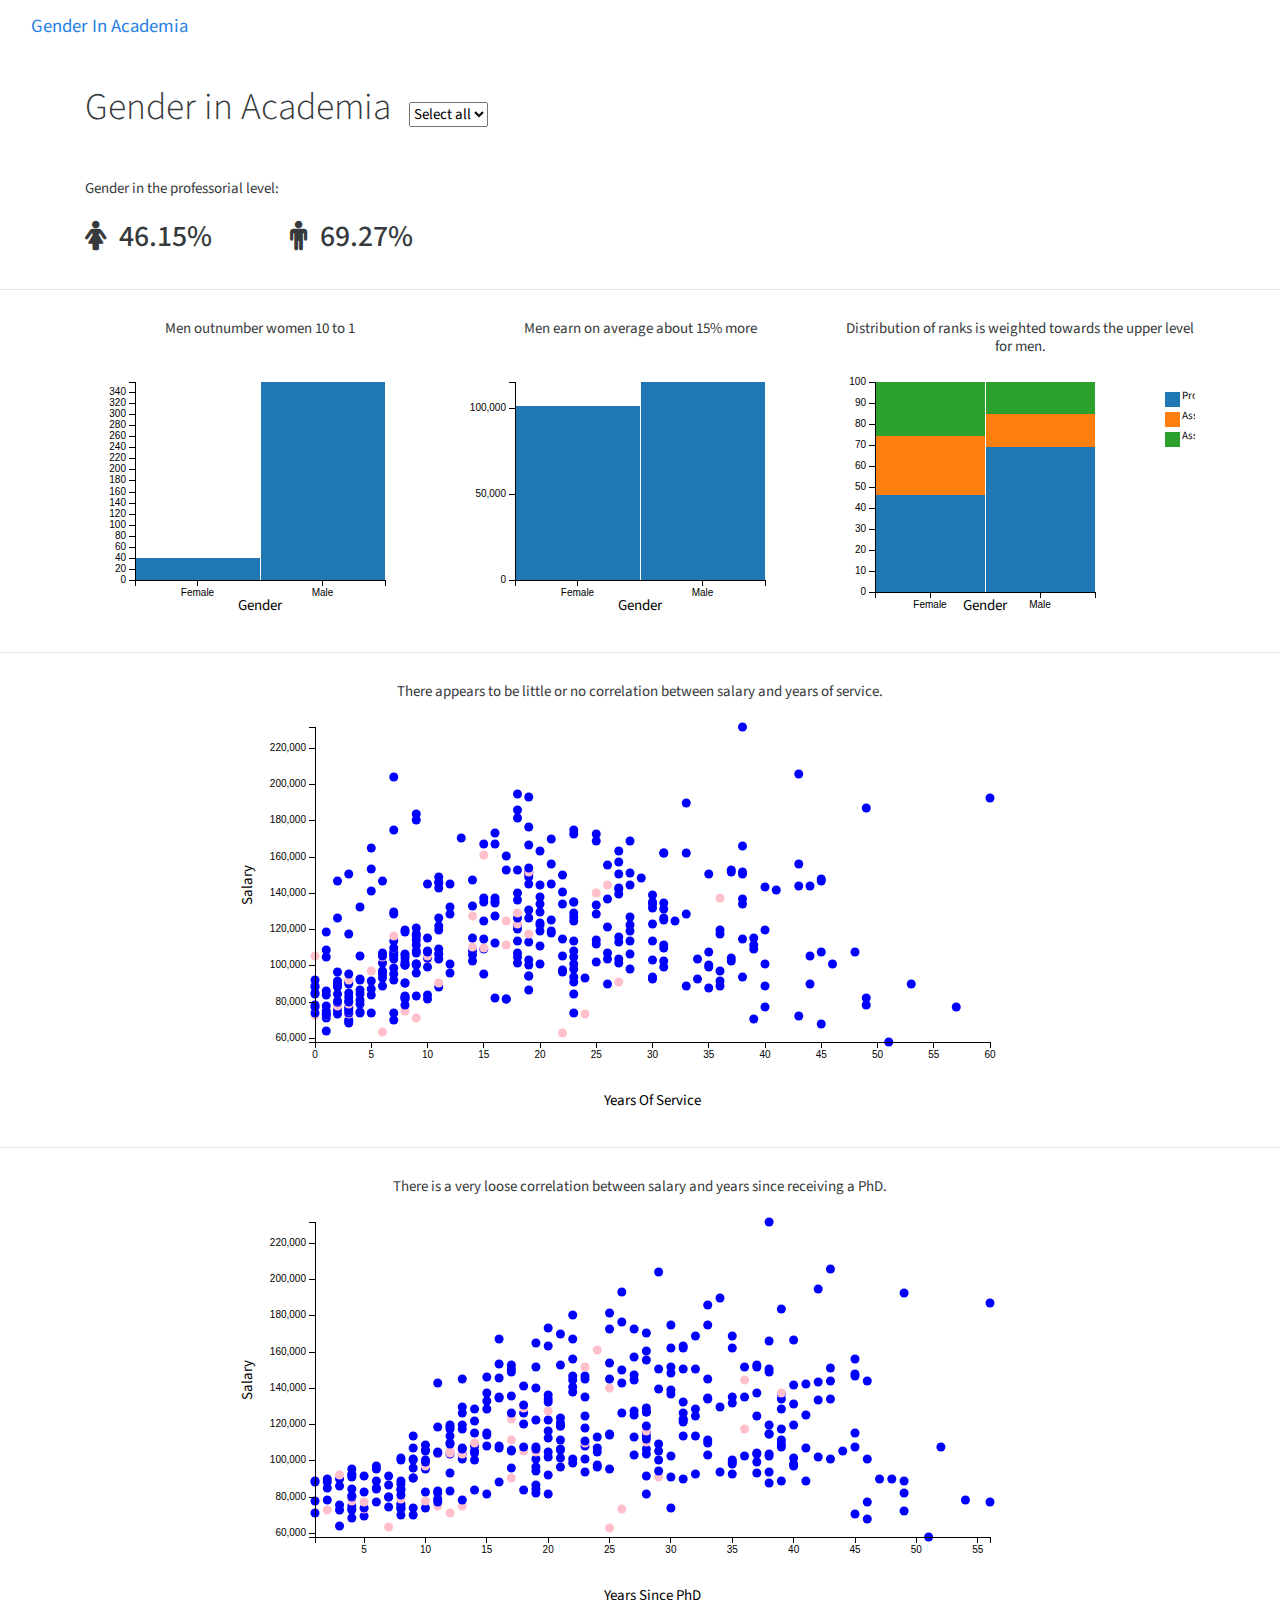
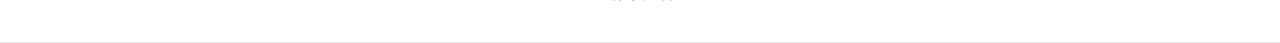
<file: index.html>
<!DOCTYPE html>
<html lang="en">
<head>
    <meta charset="UTF-8">
    <meta name="viewport" content="width=device-width, initial-scale=1.0">
    <meta http-equiv="X-UA-Compatible" content="ie=edge">
    <title>Gender In Academia</title>
    
    <link rel="stylesheet" href="static/css/bootstrap.min.css" type="text/css" />
    <link rel="stylesheet" href="static/css/dc.min.css" type="text/css" />
    <link rel="stylesheet" type="text/css" href="https://maxcdn.bootstrapcdn.com/font-awesome/4.7.0/css/font-awesome.min.css">
    <link rel="stylesheet" href="static/css/style.css" type="text/css" />
    
    
    <script type="text/javascript" src="static/js/d3.min.js"></script>
    <script type="text/javascript" src="static/js/crossfilter.min.js"></script>
    <script type="text/javascript" src="static/js/dc.min.js"></script>
    <script type="text/javascript" src="static/js/queue.min.js"></script>
    <script type="text/javascript" src="static/js/graph.js"></script>

</head>


<body>
    <nav class="navbar navbar-default">
      <div class="container-fluid">
        <div class="navbar-header">
          <a class="navbar-brand" href="#">Gender In Academia</a>
        </div>
    </div>
    </nav>

    <main>
        <section class="section">
            <div class="container">
              
              <div class="row">
                <div class="col-xs-12 col-sm-12">
                  <h1 class="section-heading">Gender in Academia</h1>
                  <div id="discipline-selector"></div>
                </div>
              </div>
    
              <div class="row">
                <div class="col-xs-12 col-sm-12">
                    <p class="section-paragraph">Gender in the professorial level:</p>
                </div>
    
                <div class="col-xs-12 col-sm-6 col-lg-6">
                    <i class="fa fa-female fa-gender" aria-hidden="true"></i> <span class="number-box" id="percent-of-women-professors"></span>
                    <i class="fa fa-male fa-gender" aria-hidden="true"></i> <span class="number-box" id="percent-of-men-professors"></span>
                </div>  
              </div>
            </div>
        </section>
        
        <section class="section">
            <div class="container">
              
              <div class="row">
                <div class="col-xs-12 col-sm-4 text-center">
                    <p class="section-paragraph">Men outnumber women 10 to 1</p>
                 </div>
                 <div class="col-xs-12 col-sm-4 text-center">
                    <p class="section-paragraph">Men earn on average about 15% more</p>
                 </div>
                 <div class="col-xs-12 col-sm-4 text-center">
                    <p class="section-paragraph">Distribution of ranks is weighted towards the upper level for men.</p>           
                </div>
                </div>
    
                <div class="row">
                  <div class="col-xs-12 col-sm-4 text-center" id="gender-balance" class="custom-chart"></div>
                  <div class="col-xs-12 col-sm-4 text-center" id="average-salary" class="custom-chart"></div>
                  <div class="col-xs-12 col-sm-4 text-center" id="rank-distribution" class="custom-chart"></div>
                </div>
              </div>
            </section>
            
        <section class="section">
              <div class="container">
                
                <div class="row">
                  <div class="col-xs-12 col-sm-12 text-center">
                    <p class="section-paragraph">There appears to be little or no correlation between salary and years of service.</p>
                </div>
    
                <div class="col-xs-12 col-sm-12 text-center" id="service-salary">
                    
                </div>
              </div>
            </div>
          </section>
          
        <section class="section">
            <div class="container">
    
              <div class="row">
                <div class="col-xs-12 col-sm-12 text-center">
                  <p class="section-paragraph">There is a very loose correlation between salary and years since receiving a PhD.</p>
                </div>
    
                <div class="col-xs-12 col-sm-12 text-center" id="phd-salary"></div>
              </div>
    
            </div>
          </section>
          
    </main>
</body>
</html>
</file>
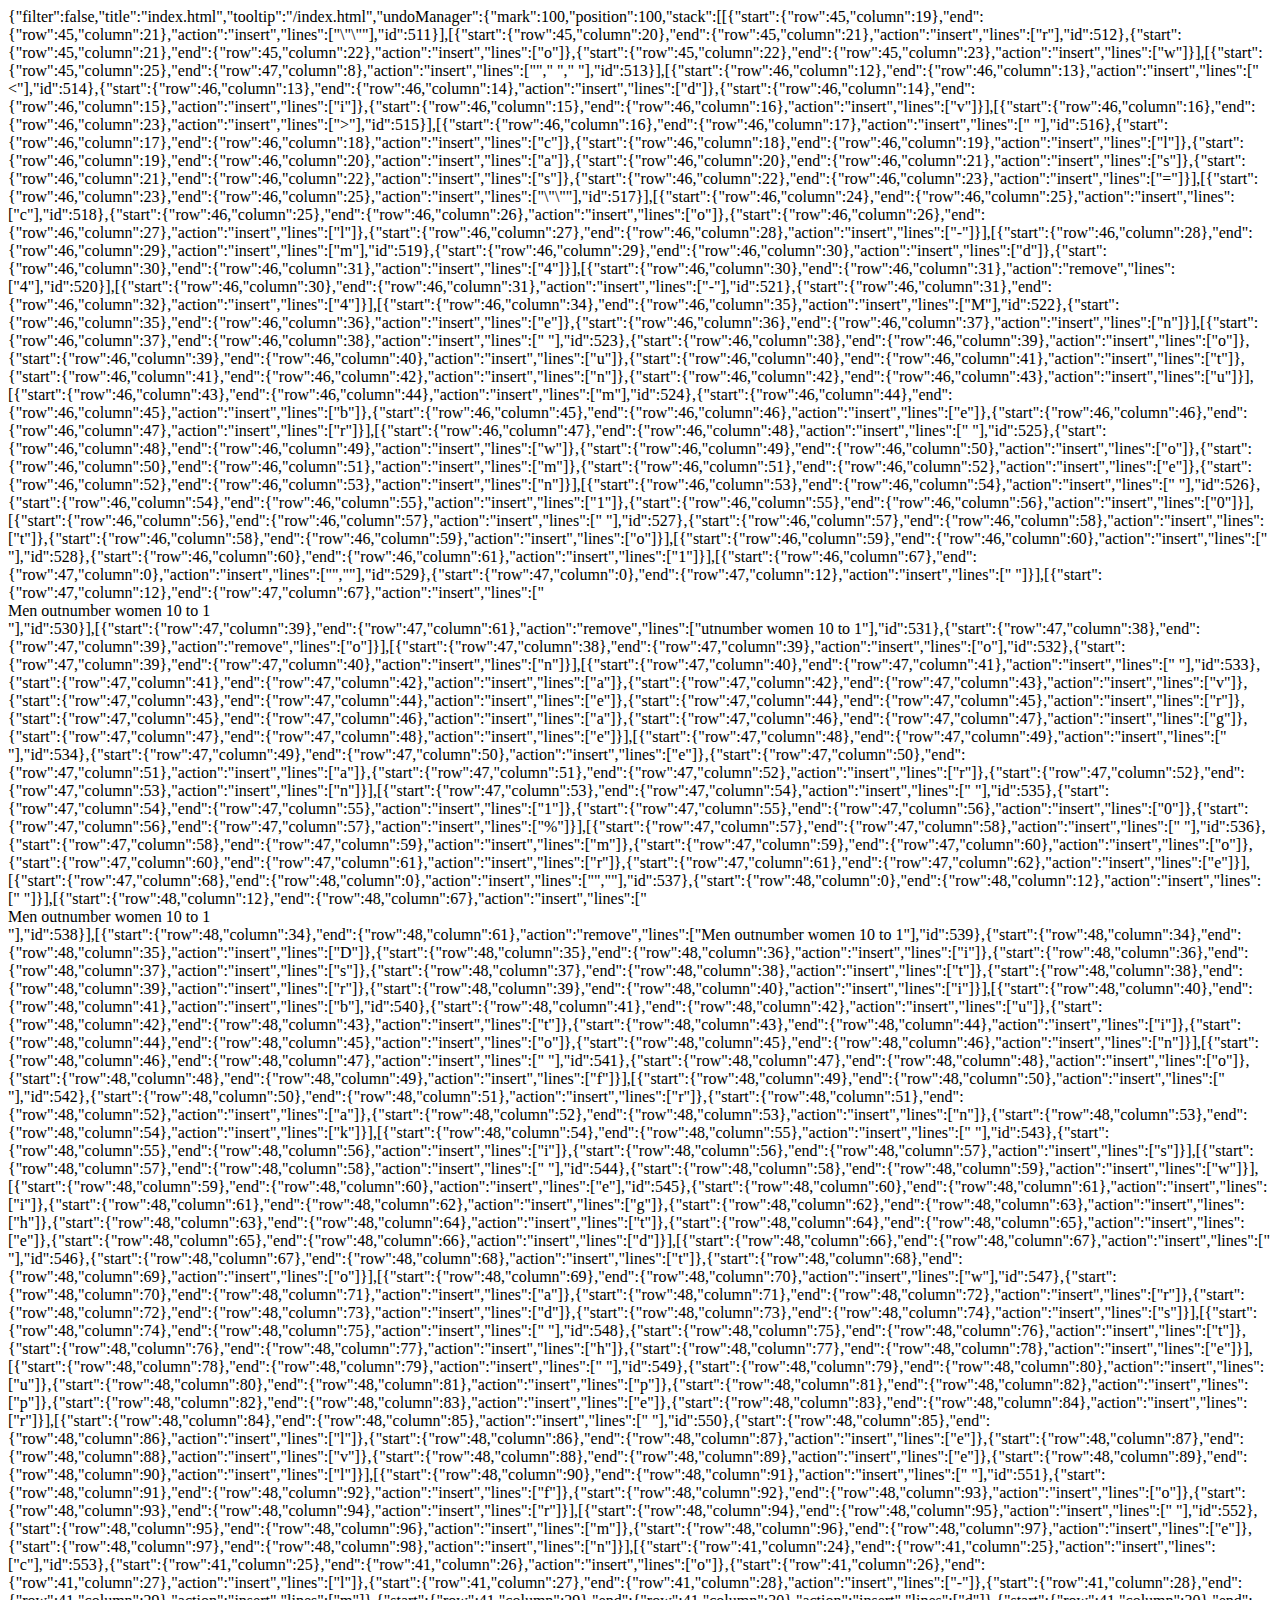
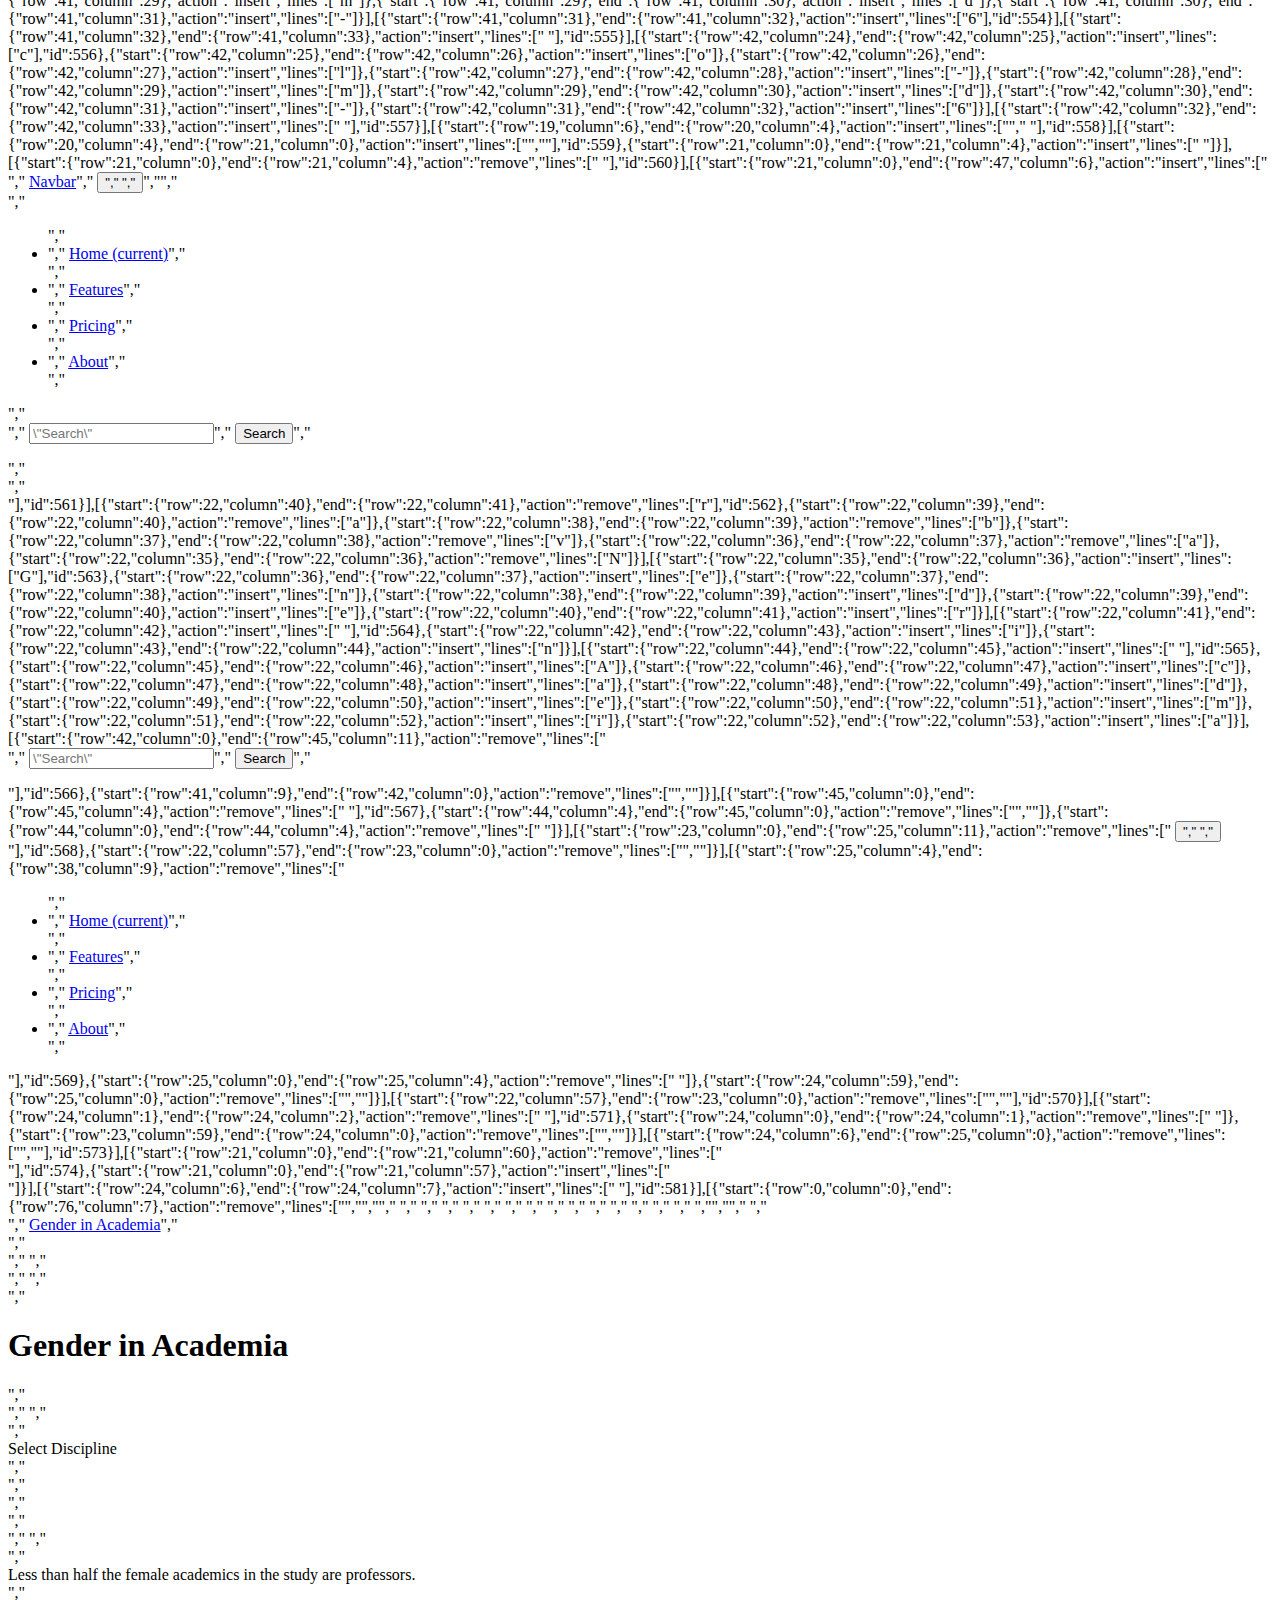
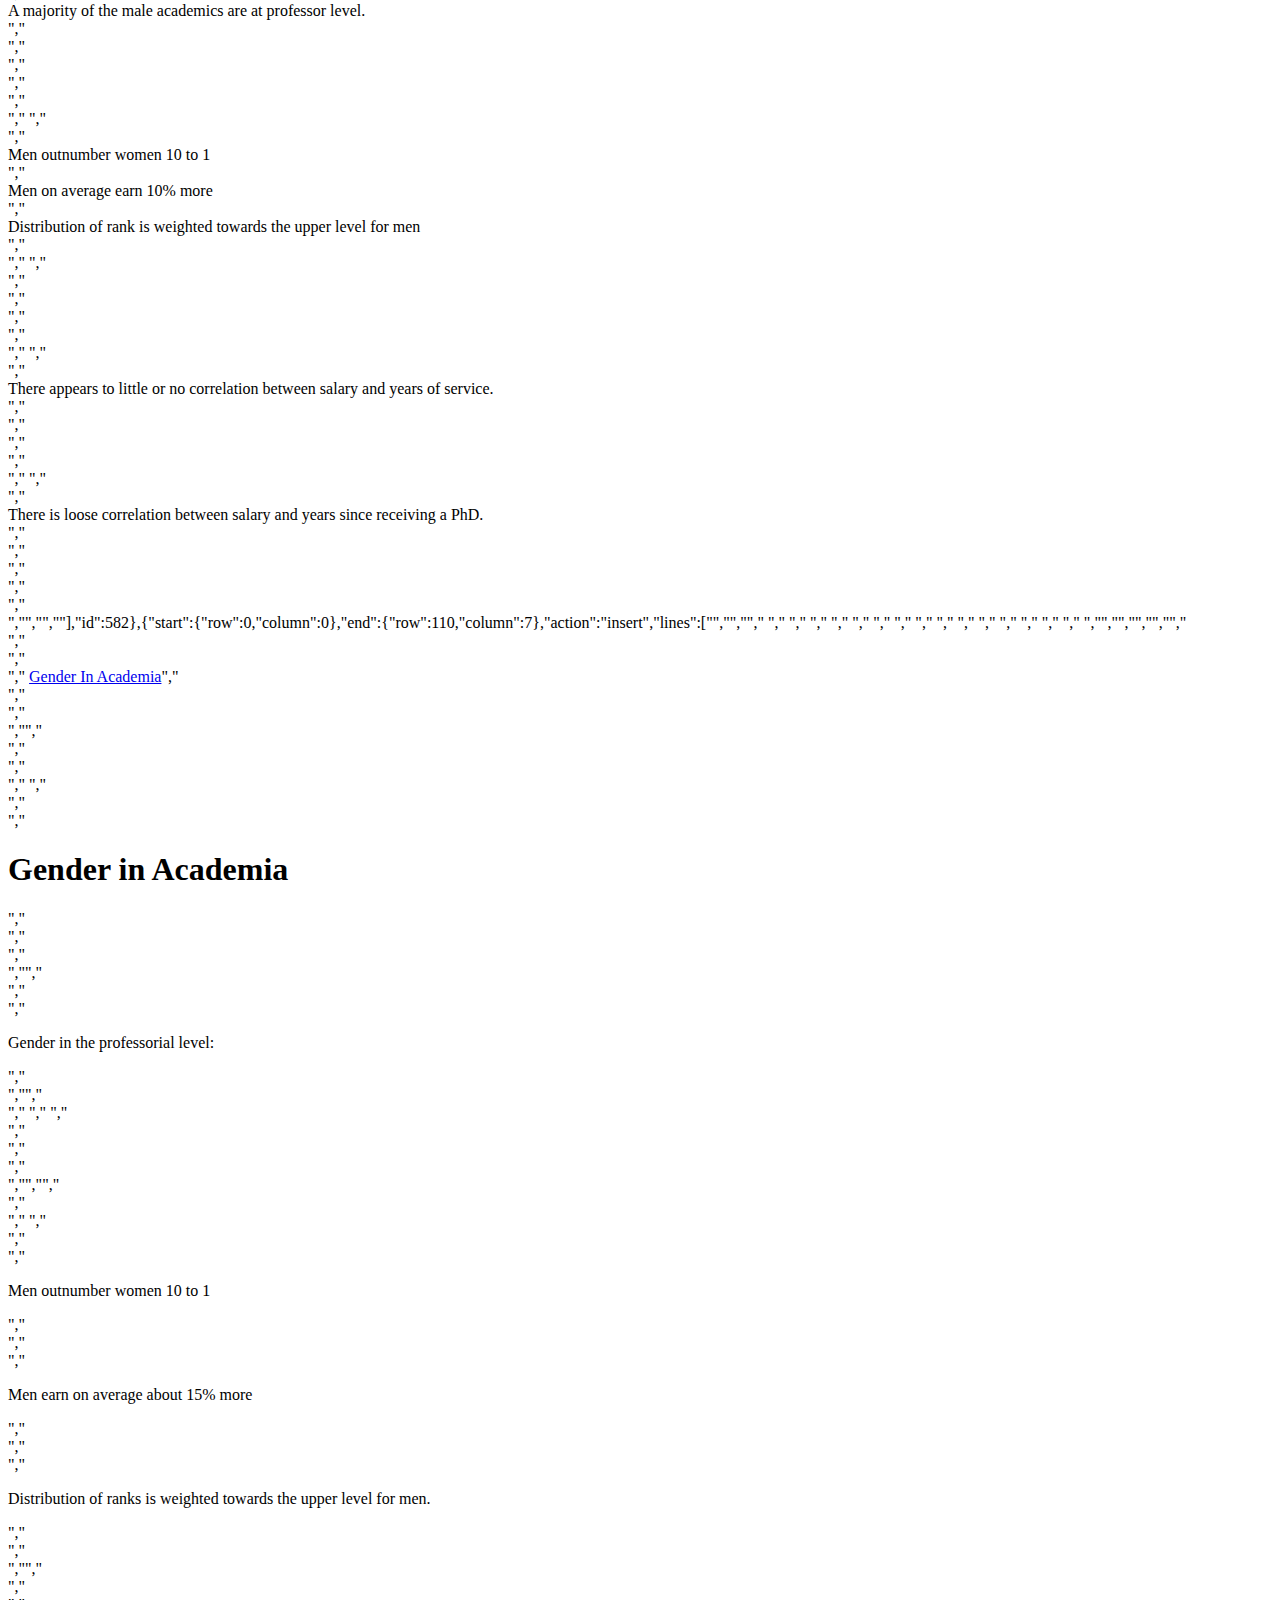
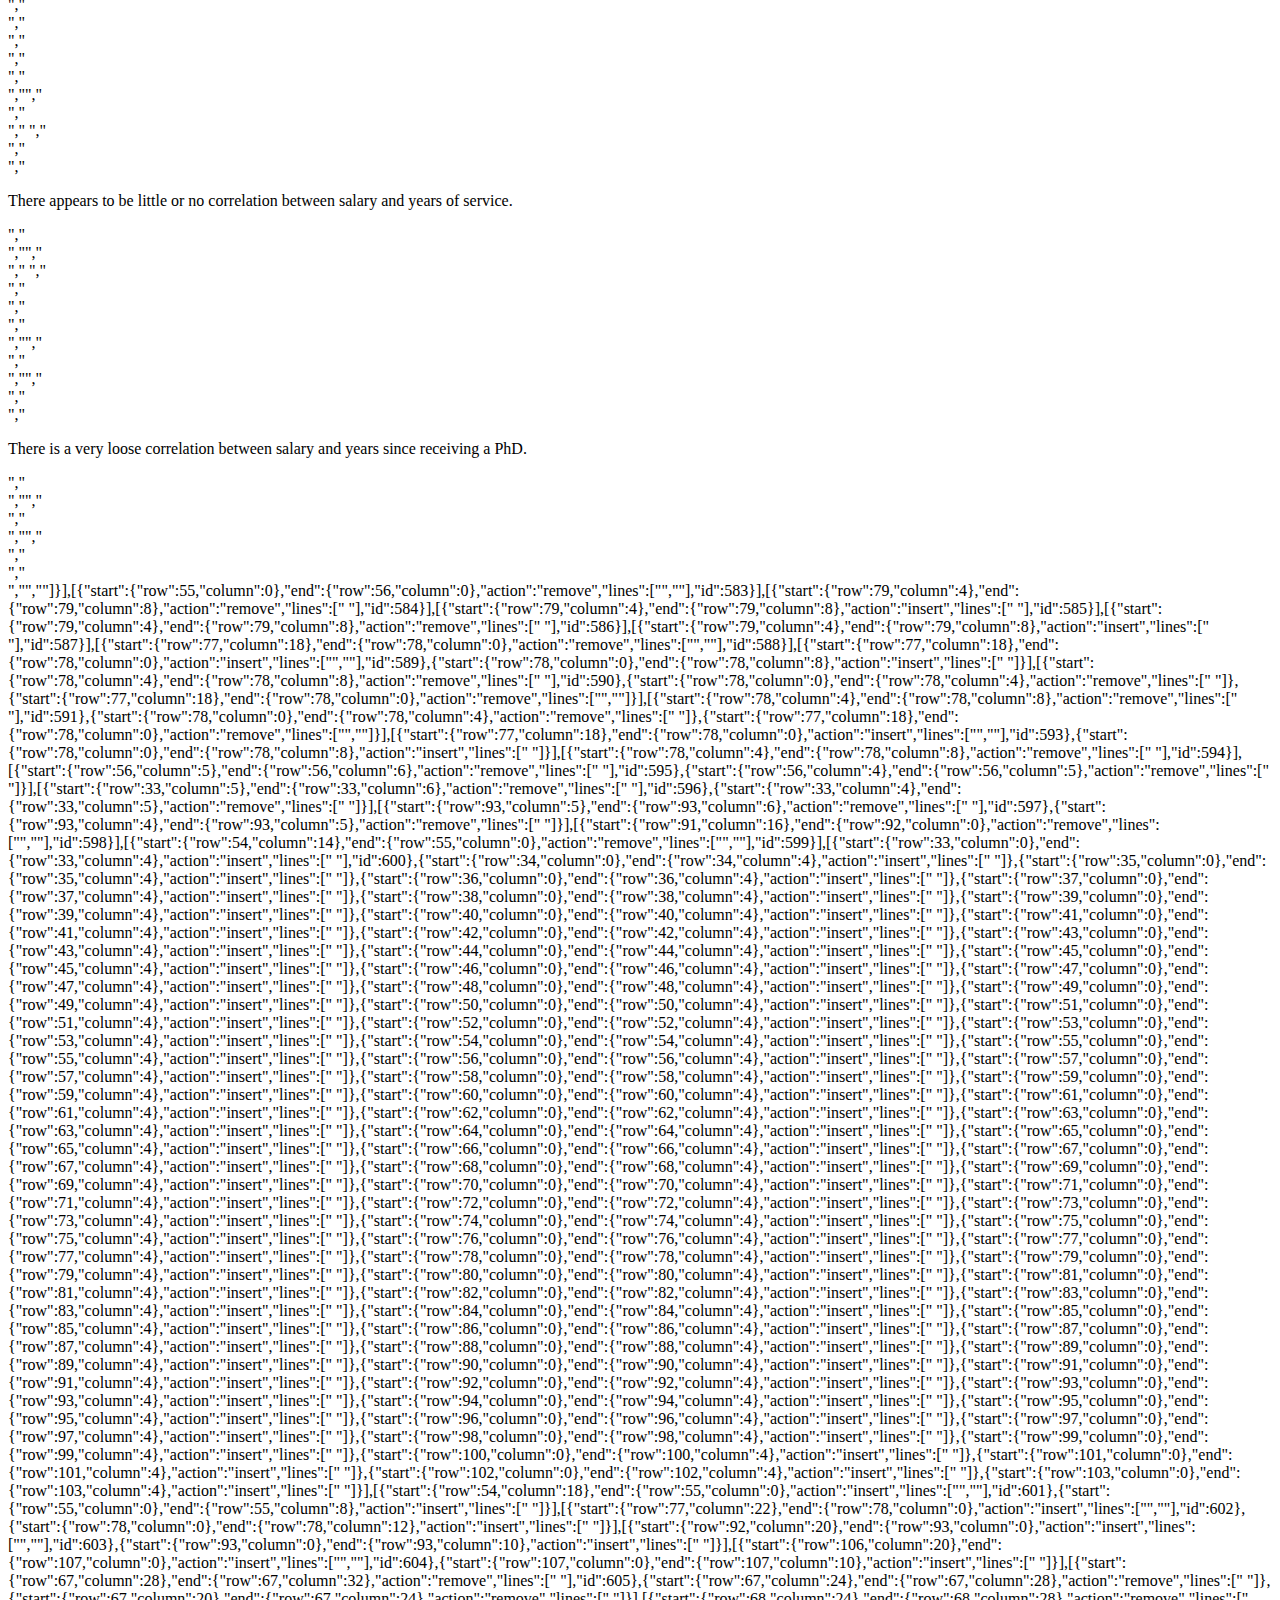
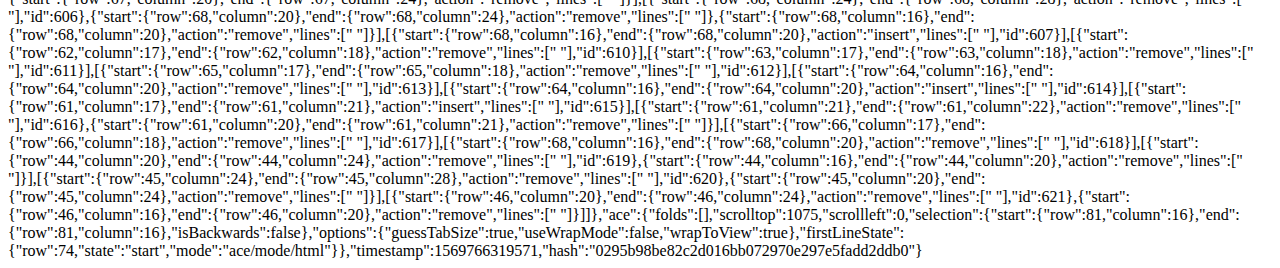
<file: .c9/metadata/environment/index.html>
{"filter":false,"title":"index.html","tooltip":"/index.html","undoManager":{"mark":100,"position":100,"stack":[[{"start":{"row":45,"column":19},"end":{"row":45,"column":21},"action":"insert","lines":["\"\""],"id":511}],[{"start":{"row":45,"column":20},"end":{"row":45,"column":21},"action":"insert","lines":["r"],"id":512},{"start":{"row":45,"column":21},"end":{"row":45,"column":22},"action":"insert","lines":["o"]},{"start":{"row":45,"column":22},"end":{"row":45,"column":23},"action":"insert","lines":["w"]}],[{"start":{"row":45,"column":25},"end":{"row":47,"column":8},"action":"insert","lines":["","            ","        "],"id":513}],[{"start":{"row":46,"column":12},"end":{"row":46,"column":13},"action":"insert","lines":["<"],"id":514},{"start":{"row":46,"column":13},"end":{"row":46,"column":14},"action":"insert","lines":["d"]},{"start":{"row":46,"column":14},"end":{"row":46,"column":15},"action":"insert","lines":["i"]},{"start":{"row":46,"column":15},"end":{"row":46,"column":16},"action":"insert","lines":["v"]}],[{"start":{"row":46,"column":16},"end":{"row":46,"column":23},"action":"insert","lines":["></div>"],"id":515}],[{"start":{"row":46,"column":16},"end":{"row":46,"column":17},"action":"insert","lines":[" "],"id":516},{"start":{"row":46,"column":17},"end":{"row":46,"column":18},"action":"insert","lines":["c"]},{"start":{"row":46,"column":18},"end":{"row":46,"column":19},"action":"insert","lines":["l"]},{"start":{"row":46,"column":19},"end":{"row":46,"column":20},"action":"insert","lines":["a"]},{"start":{"row":46,"column":20},"end":{"row":46,"column":21},"action":"insert","lines":["s"]},{"start":{"row":46,"column":21},"end":{"row":46,"column":22},"action":"insert","lines":["s"]},{"start":{"row":46,"column":22},"end":{"row":46,"column":23},"action":"insert","lines":["="]}],[{"start":{"row":46,"column":23},"end":{"row":46,"column":25},"action":"insert","lines":["\"\""],"id":517}],[{"start":{"row":46,"column":24},"end":{"row":46,"column":25},"action":"insert","lines":["c"],"id":518},{"start":{"row":46,"column":25},"end":{"row":46,"column":26},"action":"insert","lines":["o"]},{"start":{"row":46,"column":26},"end":{"row":46,"column":27},"action":"insert","lines":["l"]},{"start":{"row":46,"column":27},"end":{"row":46,"column":28},"action":"insert","lines":["-"]}],[{"start":{"row":46,"column":28},"end":{"row":46,"column":29},"action":"insert","lines":["m"],"id":519},{"start":{"row":46,"column":29},"end":{"row":46,"column":30},"action":"insert","lines":["d"]},{"start":{"row":46,"column":30},"end":{"row":46,"column":31},"action":"insert","lines":["4"]}],[{"start":{"row":46,"column":30},"end":{"row":46,"column":31},"action":"remove","lines":["4"],"id":520}],[{"start":{"row":46,"column":30},"end":{"row":46,"column":31},"action":"insert","lines":["-"],"id":521},{"start":{"row":46,"column":31},"end":{"row":46,"column":32},"action":"insert","lines":["4"]}],[{"start":{"row":46,"column":34},"end":{"row":46,"column":35},"action":"insert","lines":["M"],"id":522},{"start":{"row":46,"column":35},"end":{"row":46,"column":36},"action":"insert","lines":["e"]},{"start":{"row":46,"column":36},"end":{"row":46,"column":37},"action":"insert","lines":["n"]}],[{"start":{"row":46,"column":37},"end":{"row":46,"column":38},"action":"insert","lines":[" "],"id":523},{"start":{"row":46,"column":38},"end":{"row":46,"column":39},"action":"insert","lines":["o"]},{"start":{"row":46,"column":39},"end":{"row":46,"column":40},"action":"insert","lines":["u"]},{"start":{"row":46,"column":40},"end":{"row":46,"column":41},"action":"insert","lines":["t"]},{"start":{"row":46,"column":41},"end":{"row":46,"column":42},"action":"insert","lines":["n"]},{"start":{"row":46,"column":42},"end":{"row":46,"column":43},"action":"insert","lines":["u"]}],[{"start":{"row":46,"column":43},"end":{"row":46,"column":44},"action":"insert","lines":["m"],"id":524},{"start":{"row":46,"column":44},"end":{"row":46,"column":45},"action":"insert","lines":["b"]},{"start":{"row":46,"column":45},"end":{"row":46,"column":46},"action":"insert","lines":["e"]},{"start":{"row":46,"column":46},"end":{"row":46,"column":47},"action":"insert","lines":["r"]}],[{"start":{"row":46,"column":47},"end":{"row":46,"column":48},"action":"insert","lines":[" "],"id":525},{"start":{"row":46,"column":48},"end":{"row":46,"column":49},"action":"insert","lines":["w"]},{"start":{"row":46,"column":49},"end":{"row":46,"column":50},"action":"insert","lines":["o"]},{"start":{"row":46,"column":50},"end":{"row":46,"column":51},"action":"insert","lines":["m"]},{"start":{"row":46,"column":51},"end":{"row":46,"column":52},"action":"insert","lines":["e"]},{"start":{"row":46,"column":52},"end":{"row":46,"column":53},"action":"insert","lines":["n"]}],[{"start":{"row":46,"column":53},"end":{"row":46,"column":54},"action":"insert","lines":[" "],"id":526},{"start":{"row":46,"column":54},"end":{"row":46,"column":55},"action":"insert","lines":["1"]},{"start":{"row":46,"column":55},"end":{"row":46,"column":56},"action":"insert","lines":["0"]}],[{"start":{"row":46,"column":56},"end":{"row":46,"column":57},"action":"insert","lines":[" "],"id":527},{"start":{"row":46,"column":57},"end":{"row":46,"column":58},"action":"insert","lines":["t"]},{"start":{"row":46,"column":58},"end":{"row":46,"column":59},"action":"insert","lines":["o"]}],[{"start":{"row":46,"column":59},"end":{"row":46,"column":60},"action":"insert","lines":[" "],"id":528},{"start":{"row":46,"column":60},"end":{"row":46,"column":61},"action":"insert","lines":["1"]}],[{"start":{"row":46,"column":67},"end":{"row":47,"column":0},"action":"insert","lines":["",""],"id":529},{"start":{"row":47,"column":0},"end":{"row":47,"column":12},"action":"insert","lines":["            "]}],[{"start":{"row":47,"column":12},"end":{"row":47,"column":67},"action":"insert","lines":["<div class=\"col-md-4\">Men outnumber women 10 to 1</div>"],"id":530}],[{"start":{"row":47,"column":39},"end":{"row":47,"column":61},"action":"remove","lines":["utnumber women 10 to 1"],"id":531},{"start":{"row":47,"column":38},"end":{"row":47,"column":39},"action":"remove","lines":["o"]}],[{"start":{"row":47,"column":38},"end":{"row":47,"column":39},"action":"insert","lines":["o"],"id":532},{"start":{"row":47,"column":39},"end":{"row":47,"column":40},"action":"insert","lines":["n"]}],[{"start":{"row":47,"column":40},"end":{"row":47,"column":41},"action":"insert","lines":[" "],"id":533},{"start":{"row":47,"column":41},"end":{"row":47,"column":42},"action":"insert","lines":["a"]},{"start":{"row":47,"column":42},"end":{"row":47,"column":43},"action":"insert","lines":["v"]},{"start":{"row":47,"column":43},"end":{"row":47,"column":44},"action":"insert","lines":["e"]},{"start":{"row":47,"column":44},"end":{"row":47,"column":45},"action":"insert","lines":["r"]},{"start":{"row":47,"column":45},"end":{"row":47,"column":46},"action":"insert","lines":["a"]},{"start":{"row":47,"column":46},"end":{"row":47,"column":47},"action":"insert","lines":["g"]},{"start":{"row":47,"column":47},"end":{"row":47,"column":48},"action":"insert","lines":["e"]}],[{"start":{"row":47,"column":48},"end":{"row":47,"column":49},"action":"insert","lines":[" "],"id":534},{"start":{"row":47,"column":49},"end":{"row":47,"column":50},"action":"insert","lines":["e"]},{"start":{"row":47,"column":50},"end":{"row":47,"column":51},"action":"insert","lines":["a"]},{"start":{"row":47,"column":51},"end":{"row":47,"column":52},"action":"insert","lines":["r"]},{"start":{"row":47,"column":52},"end":{"row":47,"column":53},"action":"insert","lines":["n"]}],[{"start":{"row":47,"column":53},"end":{"row":47,"column":54},"action":"insert","lines":[" "],"id":535},{"start":{"row":47,"column":54},"end":{"row":47,"column":55},"action":"insert","lines":["1"]},{"start":{"row":47,"column":55},"end":{"row":47,"column":56},"action":"insert","lines":["0"]},{"start":{"row":47,"column":56},"end":{"row":47,"column":57},"action":"insert","lines":["%"]}],[{"start":{"row":47,"column":57},"end":{"row":47,"column":58},"action":"insert","lines":[" "],"id":536},{"start":{"row":47,"column":58},"end":{"row":47,"column":59},"action":"insert","lines":["m"]},{"start":{"row":47,"column":59},"end":{"row":47,"column":60},"action":"insert","lines":["o"]},{"start":{"row":47,"column":60},"end":{"row":47,"column":61},"action":"insert","lines":["r"]},{"start":{"row":47,"column":61},"end":{"row":47,"column":62},"action":"insert","lines":["e"]}],[{"start":{"row":47,"column":68},"end":{"row":48,"column":0},"action":"insert","lines":["",""],"id":537},{"start":{"row":48,"column":0},"end":{"row":48,"column":12},"action":"insert","lines":["            "]}],[{"start":{"row":48,"column":12},"end":{"row":48,"column":67},"action":"insert","lines":["<div class=\"col-md-4\">Men outnumber women 10 to 1</div>"],"id":538}],[{"start":{"row":48,"column":34},"end":{"row":48,"column":61},"action":"remove","lines":["Men outnumber women 10 to 1"],"id":539},{"start":{"row":48,"column":34},"end":{"row":48,"column":35},"action":"insert","lines":["D"]},{"start":{"row":48,"column":35},"end":{"row":48,"column":36},"action":"insert","lines":["i"]},{"start":{"row":48,"column":36},"end":{"row":48,"column":37},"action":"insert","lines":["s"]},{"start":{"row":48,"column":37},"end":{"row":48,"column":38},"action":"insert","lines":["t"]},{"start":{"row":48,"column":38},"end":{"row":48,"column":39},"action":"insert","lines":["r"]},{"start":{"row":48,"column":39},"end":{"row":48,"column":40},"action":"insert","lines":["i"]}],[{"start":{"row":48,"column":40},"end":{"row":48,"column":41},"action":"insert","lines":["b"],"id":540},{"start":{"row":48,"column":41},"end":{"row":48,"column":42},"action":"insert","lines":["u"]},{"start":{"row":48,"column":42},"end":{"row":48,"column":43},"action":"insert","lines":["t"]},{"start":{"row":48,"column":43},"end":{"row":48,"column":44},"action":"insert","lines":["i"]},{"start":{"row":48,"column":44},"end":{"row":48,"column":45},"action":"insert","lines":["o"]},{"start":{"row":48,"column":45},"end":{"row":48,"column":46},"action":"insert","lines":["n"]}],[{"start":{"row":48,"column":46},"end":{"row":48,"column":47},"action":"insert","lines":[" "],"id":541},{"start":{"row":48,"column":47},"end":{"row":48,"column":48},"action":"insert","lines":["o"]},{"start":{"row":48,"column":48},"end":{"row":48,"column":49},"action":"insert","lines":["f"]}],[{"start":{"row":48,"column":49},"end":{"row":48,"column":50},"action":"insert","lines":[" "],"id":542},{"start":{"row":48,"column":50},"end":{"row":48,"column":51},"action":"insert","lines":["r"]},{"start":{"row":48,"column":51},"end":{"row":48,"column":52},"action":"insert","lines":["a"]},{"start":{"row":48,"column":52},"end":{"row":48,"column":53},"action":"insert","lines":["n"]},{"start":{"row":48,"column":53},"end":{"row":48,"column":54},"action":"insert","lines":["k"]}],[{"start":{"row":48,"column":54},"end":{"row":48,"column":55},"action":"insert","lines":[" "],"id":543},{"start":{"row":48,"column":55},"end":{"row":48,"column":56},"action":"insert","lines":["i"]},{"start":{"row":48,"column":56},"end":{"row":48,"column":57},"action":"insert","lines":["s"]}],[{"start":{"row":48,"column":57},"end":{"row":48,"column":58},"action":"insert","lines":[" "],"id":544},{"start":{"row":48,"column":58},"end":{"row":48,"column":59},"action":"insert","lines":["w"]}],[{"start":{"row":48,"column":59},"end":{"row":48,"column":60},"action":"insert","lines":["e"],"id":545},{"start":{"row":48,"column":60},"end":{"row":48,"column":61},"action":"insert","lines":["i"]},{"start":{"row":48,"column":61},"end":{"row":48,"column":62},"action":"insert","lines":["g"]},{"start":{"row":48,"column":62},"end":{"row":48,"column":63},"action":"insert","lines":["h"]},{"start":{"row":48,"column":63},"end":{"row":48,"column":64},"action":"insert","lines":["t"]},{"start":{"row":48,"column":64},"end":{"row":48,"column":65},"action":"insert","lines":["e"]},{"start":{"row":48,"column":65},"end":{"row":48,"column":66},"action":"insert","lines":["d"]}],[{"start":{"row":48,"column":66},"end":{"row":48,"column":67},"action":"insert","lines":[" "],"id":546},{"start":{"row":48,"column":67},"end":{"row":48,"column":68},"action":"insert","lines":["t"]},{"start":{"row":48,"column":68},"end":{"row":48,"column":69},"action":"insert","lines":["o"]}],[{"start":{"row":48,"column":69},"end":{"row":48,"column":70},"action":"insert","lines":["w"],"id":547},{"start":{"row":48,"column":70},"end":{"row":48,"column":71},"action":"insert","lines":["a"]},{"start":{"row":48,"column":71},"end":{"row":48,"column":72},"action":"insert","lines":["r"]},{"start":{"row":48,"column":72},"end":{"row":48,"column":73},"action":"insert","lines":["d"]},{"start":{"row":48,"column":73},"end":{"row":48,"column":74},"action":"insert","lines":["s"]}],[{"start":{"row":48,"column":74},"end":{"row":48,"column":75},"action":"insert","lines":[" "],"id":548},{"start":{"row":48,"column":75},"end":{"row":48,"column":76},"action":"insert","lines":["t"]},{"start":{"row":48,"column":76},"end":{"row":48,"column":77},"action":"insert","lines":["h"]},{"start":{"row":48,"column":77},"end":{"row":48,"column":78},"action":"insert","lines":["e"]}],[{"start":{"row":48,"column":78},"end":{"row":48,"column":79},"action":"insert","lines":[" "],"id":549},{"start":{"row":48,"column":79},"end":{"row":48,"column":80},"action":"insert","lines":["u"]},{"start":{"row":48,"column":80},"end":{"row":48,"column":81},"action":"insert","lines":["p"]},{"start":{"row":48,"column":81},"end":{"row":48,"column":82},"action":"insert","lines":["p"]},{"start":{"row":48,"column":82},"end":{"row":48,"column":83},"action":"insert","lines":["e"]},{"start":{"row":48,"column":83},"end":{"row":48,"column":84},"action":"insert","lines":["r"]}],[{"start":{"row":48,"column":84},"end":{"row":48,"column":85},"action":"insert","lines":[" "],"id":550},{"start":{"row":48,"column":85},"end":{"row":48,"column":86},"action":"insert","lines":["l"]},{"start":{"row":48,"column":86},"end":{"row":48,"column":87},"action":"insert","lines":["e"]},{"start":{"row":48,"column":87},"end":{"row":48,"column":88},"action":"insert","lines":["v"]},{"start":{"row":48,"column":88},"end":{"row":48,"column":89},"action":"insert","lines":["e"]},{"start":{"row":48,"column":89},"end":{"row":48,"column":90},"action":"insert","lines":["l"]}],[{"start":{"row":48,"column":90},"end":{"row":48,"column":91},"action":"insert","lines":[" "],"id":551},{"start":{"row":48,"column":91},"end":{"row":48,"column":92},"action":"insert","lines":["f"]},{"start":{"row":48,"column":92},"end":{"row":48,"column":93},"action":"insert","lines":["o"]},{"start":{"row":48,"column":93},"end":{"row":48,"column":94},"action":"insert","lines":["r"]}],[{"start":{"row":48,"column":94},"end":{"row":48,"column":95},"action":"insert","lines":[" "],"id":552},{"start":{"row":48,"column":95},"end":{"row":48,"column":96},"action":"insert","lines":["m"]},{"start":{"row":48,"column":96},"end":{"row":48,"column":97},"action":"insert","lines":["e"]},{"start":{"row":48,"column":97},"end":{"row":48,"column":98},"action":"insert","lines":["n"]}],[{"start":{"row":41,"column":24},"end":{"row":41,"column":25},"action":"insert","lines":["c"],"id":553},{"start":{"row":41,"column":25},"end":{"row":41,"column":26},"action":"insert","lines":["o"]},{"start":{"row":41,"column":26},"end":{"row":41,"column":27},"action":"insert","lines":["l"]},{"start":{"row":41,"column":27},"end":{"row":41,"column":28},"action":"insert","lines":["-"]},{"start":{"row":41,"column":28},"end":{"row":41,"column":29},"action":"insert","lines":["m"]},{"start":{"row":41,"column":29},"end":{"row":41,"column":30},"action":"insert","lines":["d"]},{"start":{"row":41,"column":30},"end":{"row":41,"column":31},"action":"insert","lines":["-"]}],[{"start":{"row":41,"column":31},"end":{"row":41,"column":32},"action":"insert","lines":["6"],"id":554}],[{"start":{"row":41,"column":32},"end":{"row":41,"column":33},"action":"insert","lines":[" "],"id":555}],[{"start":{"row":42,"column":24},"end":{"row":42,"column":25},"action":"insert","lines":["c"],"id":556},{"start":{"row":42,"column":25},"end":{"row":42,"column":26},"action":"insert","lines":["o"]},{"start":{"row":42,"column":26},"end":{"row":42,"column":27},"action":"insert","lines":["l"]},{"start":{"row":42,"column":27},"end":{"row":42,"column":28},"action":"insert","lines":["-"]},{"start":{"row":42,"column":28},"end":{"row":42,"column":29},"action":"insert","lines":["m"]},{"start":{"row":42,"column":29},"end":{"row":42,"column":30},"action":"insert","lines":["d"]},{"start":{"row":42,"column":30},"end":{"row":42,"column":31},"action":"insert","lines":["-"]},{"start":{"row":42,"column":31},"end":{"row":42,"column":32},"action":"insert","lines":["6"]}],[{"start":{"row":42,"column":32},"end":{"row":42,"column":33},"action":"insert","lines":[" "],"id":557}],[{"start":{"row":19,"column":6},"end":{"row":20,"column":4},"action":"insert","lines":["","    "],"id":558}],[{"start":{"row":20,"column":4},"end":{"row":21,"column":0},"action":"insert","lines":["",""],"id":559},{"start":{"row":21,"column":0},"end":{"row":21,"column":4},"action":"insert","lines":["    "]}],[{"start":{"row":21,"column":0},"end":{"row":21,"column":4},"action":"remove","lines":["    "],"id":560}],[{"start":{"row":21,"column":0},"end":{"row":47,"column":6},"action":"insert","lines":["<nav class=\"navbar navbar-expand-lg navbar-dark bg-primary\">","  <a class=\"navbar-brand\" href=\"#\">Navbar</a>","  <button class=\"navbar-toggler\" type=\"button\" data-toggle=\"collapse\" data-target=\"#navbarColor01\" aria-controls=\"navbarColor01\" aria-expanded=\"false\" aria-label=\"Toggle navigation\">","    <span class=\"navbar-toggler-icon\"></span>","  </button>","","  <div class=\"collapse navbar-collapse\" id=\"navbarColor01\">","    <ul class=\"navbar-nav mr-auto\">","      <li class=\"nav-item active\">","        <a class=\"nav-link\" href=\"#\">Home <span class=\"sr-only\">(current)</span></a>","      </li>","      <li class=\"nav-item\">","        <a class=\"nav-link\" href=\"#\">Features</a>","      </li>","      <li class=\"nav-item\">","        <a class=\"nav-link\" href=\"#\">Pricing</a>","      </li>","      <li class=\"nav-item\">","        <a class=\"nav-link\" href=\"#\">About</a>","      </li>","    </ul>","    <form class=\"form-inline my-2 my-lg-0\">","      <input class=\"form-control mr-sm-2\" type=\"text\" placeholder=\"Search\">","      <button class=\"btn btn-secondary my-2 my-sm-0\" type=\"submit\">Search</button>","    </form>","  </div>","</nav>"],"id":561}],[{"start":{"row":22,"column":40},"end":{"row":22,"column":41},"action":"remove","lines":["r"],"id":562},{"start":{"row":22,"column":39},"end":{"row":22,"column":40},"action":"remove","lines":["a"]},{"start":{"row":22,"column":38},"end":{"row":22,"column":39},"action":"remove","lines":["b"]},{"start":{"row":22,"column":37},"end":{"row":22,"column":38},"action":"remove","lines":["v"]},{"start":{"row":22,"column":36},"end":{"row":22,"column":37},"action":"remove","lines":["a"]},{"start":{"row":22,"column":35},"end":{"row":22,"column":36},"action":"remove","lines":["N"]}],[{"start":{"row":22,"column":35},"end":{"row":22,"column":36},"action":"insert","lines":["G"],"id":563},{"start":{"row":22,"column":36},"end":{"row":22,"column":37},"action":"insert","lines":["e"]},{"start":{"row":22,"column":37},"end":{"row":22,"column":38},"action":"insert","lines":["n"]},{"start":{"row":22,"column":38},"end":{"row":22,"column":39},"action":"insert","lines":["d"]},{"start":{"row":22,"column":39},"end":{"row":22,"column":40},"action":"insert","lines":["e"]},{"start":{"row":22,"column":40},"end":{"row":22,"column":41},"action":"insert","lines":["r"]}],[{"start":{"row":22,"column":41},"end":{"row":22,"column":42},"action":"insert","lines":[" "],"id":564},{"start":{"row":22,"column":42},"end":{"row":22,"column":43},"action":"insert","lines":["i"]},{"start":{"row":22,"column":43},"end":{"row":22,"column":44},"action":"insert","lines":["n"]}],[{"start":{"row":22,"column":44},"end":{"row":22,"column":45},"action":"insert","lines":[" "],"id":565},{"start":{"row":22,"column":45},"end":{"row":22,"column":46},"action":"insert","lines":["A"]},{"start":{"row":22,"column":46},"end":{"row":22,"column":47},"action":"insert","lines":["c"]},{"start":{"row":22,"column":47},"end":{"row":22,"column":48},"action":"insert","lines":["a"]},{"start":{"row":22,"column":48},"end":{"row":22,"column":49},"action":"insert","lines":["d"]},{"start":{"row":22,"column":49},"end":{"row":22,"column":50},"action":"insert","lines":["e"]},{"start":{"row":22,"column":50},"end":{"row":22,"column":51},"action":"insert","lines":["m"]},{"start":{"row":22,"column":51},"end":{"row":22,"column":52},"action":"insert","lines":["i"]},{"start":{"row":22,"column":52},"end":{"row":22,"column":53},"action":"insert","lines":["a"]}],[{"start":{"row":42,"column":0},"end":{"row":45,"column":11},"action":"remove","lines":["    <form class=\"form-inline my-2 my-lg-0\">","      <input class=\"form-control mr-sm-2\" type=\"text\" placeholder=\"Search\">","      <button class=\"btn btn-secondary my-2 my-sm-0\" type=\"submit\">Search</button>","    </form>"],"id":566},{"start":{"row":41,"column":9},"end":{"row":42,"column":0},"action":"remove","lines":["",""]}],[{"start":{"row":45,"column":0},"end":{"row":45,"column":4},"action":"remove","lines":["    "],"id":567},{"start":{"row":44,"column":4},"end":{"row":45,"column":0},"action":"remove","lines":["",""]},{"start":{"row":44,"column":0},"end":{"row":44,"column":4},"action":"remove","lines":["    "]}],[{"start":{"row":23,"column":0},"end":{"row":25,"column":11},"action":"remove","lines":["  <button class=\"navbar-toggler\" type=\"button\" data-toggle=\"collapse\" data-target=\"#navbarColor01\" aria-controls=\"navbarColor01\" aria-expanded=\"false\" aria-label=\"Toggle navigation\">","    <span class=\"navbar-toggler-icon\"></span>","  </button>"],"id":568},{"start":{"row":22,"column":57},"end":{"row":23,"column":0},"action":"remove","lines":["",""]}],[{"start":{"row":25,"column":4},"end":{"row":38,"column":9},"action":"remove","lines":["<ul class=\"navbar-nav mr-auto\">","      <li class=\"nav-item active\">","        <a class=\"nav-link\" href=\"#\">Home <span class=\"sr-only\">(current)</span></a>","      </li>","      <li class=\"nav-item\">","        <a class=\"nav-link\" href=\"#\">Features</a>","      </li>","      <li class=\"nav-item\">","        <a class=\"nav-link\" href=\"#\">Pricing</a>","      </li>","      <li class=\"nav-item\">","        <a class=\"nav-link\" href=\"#\">About</a>","      </li>","    </ul>"],"id":569},{"start":{"row":25,"column":0},"end":{"row":25,"column":4},"action":"remove","lines":["    "]},{"start":{"row":24,"column":59},"end":{"row":25,"column":0},"action":"remove","lines":["",""]}],[{"start":{"row":22,"column":57},"end":{"row":23,"column":0},"action":"remove","lines":["",""],"id":570}],[{"start":{"row":24,"column":1},"end":{"row":24,"column":2},"action":"remove","lines":[" "],"id":571},{"start":{"row":24,"column":0},"end":{"row":24,"column":1},"action":"remove","lines":[" "]},{"start":{"row":23,"column":59},"end":{"row":24,"column":0},"action":"remove","lines":["",""]}],[{"start":{"row":24,"column":6},"end":{"row":25,"column":0},"action":"remove","lines":["",""],"id":573}],[{"start":{"row":21,"column":0},"end":{"row":21,"column":60},"action":"remove","lines":["<nav class=\"navbar navbar-expand-lg navbar-dark bg-primary\">"],"id":574},{"start":{"row":21,"column":0},"end":{"row":21,"column":57},"action":"insert","lines":["<nav class=\"navbar navbar-expand-lg navbar-dark bg-dark\">"]}],[{"start":{"row":24,"column":6},"end":{"row":24,"column":7},"action":"insert","lines":[" "],"id":581}],[{"start":{"row":0,"column":0},"end":{"row":76,"column":7},"action":"remove","lines":["<!DOCTYPE html>","<html lang=\"en\">","<head>","    <meta charset=\"UTF-8\">","    <meta name=\"viewport\" content=\"width=device-width, initial-scale=1.0\">","    <meta http-equiv=\"X-UA-Compatible\" content=\"ie=edge\">","    <title>Gender in Academia</title>","    ","    <link rel=\"stylesheet\" href=\"static/css/bootstrap.min.css\" type=\"text/css\" />","    <link rel=\"stylesheet\" href=\"static/css/dc.min.css\" type=\"text/css\" />","    <link rel=\"stylesheet\" href=\"static/css/style.css\" type=\"text/css\" />","    ","    <script type=\"text/javascript\" src=\"static/js/d3.min.js\"></script>","    <script type=\"text/javascript\" src=\"static/js/crossfilter.min.js\"></script>","    <script type=\"text/javascript\" src=\"static/js/dc.min.js\"></script>","    <script type=\"text/javascript\" src=\"static/js/queue.min.js\"></script>","    <script type=\"text/javascript\" src=\"static/js/graph.js\"></script>","    ","</head>","<body>","    ","<nav class=\"navbar navbar-expand-lg navbar-dark bg-dark\">","  <a class=\"navbar-brand\" href=\"#\">Gender in Academia</a>","  <div class=\"collapse navbar-collapse\" id=\"navbarColor01\"></div>","</nav> ","    ","    <div class=\"container\">","        ","        <div class=\"row\">","            <h1>Gender in Academia</h1>","        </div>","        ","        <div class=\"row\">","            <div class=\"col-md-offset-5\">Select Discipline</div>     ","        </div>","        <div class=\"row\">","            <div class=\"col-md-offset-5\" id=\"discipline-selector\"></div>","        </div>","        ","        <div class=\"row\">","            <div class=\"col-md-6\">Less than half the female academics in the study are professors.</div>","            <div class=\"col-md-6\">A majority of the male academics are at professor level.</div>","        </div>","        <div class=\"row\">","            <div class=\"col-md-6 number-box\" id=\"percent-of-women-professors\"></div>","            <div class=\"col-md-6 number-box\" id=\"percent-of-men-professors\"></div>","        </div>","        ","        <div class=\"row\">","            <div class=\"col-md-4\">Men outnumber women 10 to 1</div>","            <div class=\"col-md-4\">Men on average earn 10% more</div>","            <div class=\"col-md-4\">Distribution of rank is weighted towards the upper level for men</div>","        </div>","        ","        <div class=\"row\">","            <div class=\"col-md-4\" id=\"gender-balance\"></div>","            <div class=\"col-md-4\" id=\"average-salary\"></div>","            <div class=\"col-md-4\" id=\"rank-distribution\"></div>","        </div>","        ","        <div class=\"row\">","            <div class=\"col-md-offset-2\">There appears to little or no correlation between salary and years of service.</div>","        </div>","        <div class=\"row\">","            <div class=\"col-md-offset-2\" id=\"service-salary\"</div>","        </div>","        ","        <div class=\"row\">","            <div class=\"col-md-offset-2\">There is loose correlation between salary and years since receiving a PhD.</div>","        </div>","        <div class=\"row\">","            <div class=\"col-md-offset-2\"  id=\"phd-salary\"></div>","        </div>","    </div>","","</body>","</html>"],"id":582},{"start":{"row":0,"column":0},"end":{"row":110,"column":7},"action":"insert","lines":["<!DOCTYPE html>","<html lang=\"en\">","<head>","    <meta charset=\"UTF-8\">","    <meta name=\"viewport\" content=\"width=device-width, initial-scale=1.0\">","    <meta http-equiv=\"X-UA-Compatible\" content=\"ie=edge\">","    <title>Gender In Academia</title>","    ","    <link rel=\"stylesheet\" href=\"static/css/bootstrap.min.css\" type=\"text/css\" />","    <link rel=\"stylesheet\" href=\"static/css/dc.min.css\" type=\"text/css\" />","    <link rel=\"stylesheet\" type=\"text/css\" href=\"https://maxcdn.bootstrapcdn.com/font-awesome/4.7.0/css/font-awesome.min.css\">","    <link rel=\"stylesheet\" href=\"static/css/style.css\" type=\"text/css\" />","    ","    ","    <script type=\"text/javascript\" src=\"static/js/d3.min.js\"></script>","    <script type=\"text/javascript\" src=\"static/js/crossfilter.min.js\"></script>","    <script type=\"text/javascript\" src=\"static/js/dc.min.js\"></script>","    <script type=\"text/javascript\" src=\"static/js/queue.min.js\"></script>","    <script type=\"text/javascript\" src=\"static/js/graph.js\"></script>","","</head>","","","<body>","    <nav class=\"navbar navbar-default\">","      <div class=\"container-fluid\">","        <div class=\"navbar-header\">","          <a class=\"navbar-brand\" href=\"#\">Gender In Academia</a>","        </div>","    </div>","    </nav>","","    <main>","      <section class=\"section\">","        <div class=\"container\">","          ","          <div class=\"row\">","            <div class=\"col-xs-12 col-sm-12\">","              <h1 class=\"section-heading\">Gender in Academia</h1>","              <div id=\"discipline-selector\"></div>","            </div>","          </div>","","          <div class=\"row\">","                    <div class=\"col-xs-12 col-sm-12\">","                        <p class=\"section-paragraph\">Gender in the professorial level:</p>","                    </div>","","            <div class=\"col-xs-12 col-sm-6 col-lg-6\">","                <i class=\"fa fa-female fa-gender\" aria-hidden=\"true\"></i> <span class=\"number-box\" id=\"percent-of-women-professors\"></span>","                <i class=\"fa fa-male fa-gender\" aria-hidden=\"true\"></i> <span class=\"number-box\" id=\"percent-of-men-professors\"></span>","            </div>  ","          </div>","        </div>","    </section>","","","      <section class=\"section\">","        <div class=\"container\">","          ","          <div class=\"row\">","            <div class=\"col-xs-12 col-sm-4 text-center\">","              <p class=\"section-paragraph\">Men outnumber women 10 to 1</p>","              </div>","              <div class=\"col-xs-12 col-sm-4 text-center\">","                <p class=\"section-paragraph\">Men earn on average about 15% more</p>","              </div>","              <div class=\"col-xs-12 col-sm-4 text-center\">","                            <p class=\"section-paragraph\">Distribution of ranks is weighted towards the upper level for men.</p>           ","                        </div>","            </div>","","            <div class=\"row\">","              <div class=\"col-xs-12 col-sm-4 text-center\" id=\"gender-balance\" class=\"custom-chart\"></div>","              <div class=\"col-xs-12 col-sm-4 text-center\" id=\"average-salary\" class=\"custom-chart\"></div>","              <div class=\"col-xs-12 col-sm-4 text-center\" id=\"rank-distribution\" class=\"custom-chart\"></div>","            </div>","          </div>","        </section>","","        <section class=\"section\">","          <div class=\"container\">","            ","            <div class=\"row\">","              <div class=\"col-xs-12 col-sm-12 text-center\">","                <p class=\"section-paragraph\">There appears to be little or no correlation between salary and years of service.</p>","            </div>","","            <div class=\"col-xs-12 col-sm-12 text-center\" id=\"service-salary\">","                ","            </div>","          </div>","        </div>","      </section>","","      <section class=\"section\">","        <div class=\"container\">","","          <div class=\"row\">","            <div class=\"col-xs-12 col-sm-12 text-center\">","              <p class=\"section-paragraph\">There is a very loose correlation between salary and years since receiving a PhD.</p>","            </div>","","            <div class=\"col-xs-12 col-sm-12 text-center\" id=\"phd-salary\"></div>","          </div>","","        </div>","      </section>","    </main>","</body>","</html>"]}],[{"start":{"row":55,"column":0},"end":{"row":56,"column":0},"action":"remove","lines":["",""],"id":583}],[{"start":{"row":79,"column":4},"end":{"row":79,"column":8},"action":"remove","lines":["    "],"id":584}],[{"start":{"row":79,"column":4},"end":{"row":79,"column":8},"action":"insert","lines":["    "],"id":585}],[{"start":{"row":79,"column":4},"end":{"row":79,"column":8},"action":"remove","lines":["    "],"id":586}],[{"start":{"row":79,"column":4},"end":{"row":79,"column":8},"action":"insert","lines":["    "],"id":587}],[{"start":{"row":77,"column":18},"end":{"row":78,"column":0},"action":"remove","lines":["",""],"id":588}],[{"start":{"row":77,"column":18},"end":{"row":78,"column":0},"action":"insert","lines":["",""],"id":589},{"start":{"row":78,"column":0},"end":{"row":78,"column":8},"action":"insert","lines":["        "]}],[{"start":{"row":78,"column":4},"end":{"row":78,"column":8},"action":"remove","lines":["    "],"id":590},{"start":{"row":78,"column":0},"end":{"row":78,"column":4},"action":"remove","lines":["    "]},{"start":{"row":77,"column":18},"end":{"row":78,"column":0},"action":"remove","lines":["",""]}],[{"start":{"row":78,"column":4},"end":{"row":78,"column":8},"action":"remove","lines":["    "],"id":591},{"start":{"row":78,"column":0},"end":{"row":78,"column":4},"action":"remove","lines":["    "]},{"start":{"row":77,"column":18},"end":{"row":78,"column":0},"action":"remove","lines":["",""]}],[{"start":{"row":77,"column":18},"end":{"row":78,"column":0},"action":"insert","lines":["",""],"id":593},{"start":{"row":78,"column":0},"end":{"row":78,"column":8},"action":"insert","lines":["        "]}],[{"start":{"row":78,"column":4},"end":{"row":78,"column":8},"action":"remove","lines":["    "],"id":594}],[{"start":{"row":56,"column":5},"end":{"row":56,"column":6},"action":"remove","lines":[" "],"id":595},{"start":{"row":56,"column":4},"end":{"row":56,"column":5},"action":"remove","lines":[" "]}],[{"start":{"row":33,"column":5},"end":{"row":33,"column":6},"action":"remove","lines":[" "],"id":596},{"start":{"row":33,"column":4},"end":{"row":33,"column":5},"action":"remove","lines":[" "]}],[{"start":{"row":93,"column":5},"end":{"row":93,"column":6},"action":"remove","lines":[" "],"id":597},{"start":{"row":93,"column":4},"end":{"row":93,"column":5},"action":"remove","lines":[" "]}],[{"start":{"row":91,"column":16},"end":{"row":92,"column":0},"action":"remove","lines":["",""],"id":598}],[{"start":{"row":54,"column":14},"end":{"row":55,"column":0},"action":"remove","lines":["",""],"id":599}],[{"start":{"row":33,"column":0},"end":{"row":33,"column":4},"action":"insert","lines":["    "],"id":600},{"start":{"row":34,"column":0},"end":{"row":34,"column":4},"action":"insert","lines":["    "]},{"start":{"row":35,"column":0},"end":{"row":35,"column":4},"action":"insert","lines":["    "]},{"start":{"row":36,"column":0},"end":{"row":36,"column":4},"action":"insert","lines":["    "]},{"start":{"row":37,"column":0},"end":{"row":37,"column":4},"action":"insert","lines":["    "]},{"start":{"row":38,"column":0},"end":{"row":38,"column":4},"action":"insert","lines":["    "]},{"start":{"row":39,"column":0},"end":{"row":39,"column":4},"action":"insert","lines":["    "]},{"start":{"row":40,"column":0},"end":{"row":40,"column":4},"action":"insert","lines":["    "]},{"start":{"row":41,"column":0},"end":{"row":41,"column":4},"action":"insert","lines":["    "]},{"start":{"row":42,"column":0},"end":{"row":42,"column":4},"action":"insert","lines":["    "]},{"start":{"row":43,"column":0},"end":{"row":43,"column":4},"action":"insert","lines":["    "]},{"start":{"row":44,"column":0},"end":{"row":44,"column":4},"action":"insert","lines":["    "]},{"start":{"row":45,"column":0},"end":{"row":45,"column":4},"action":"insert","lines":["    "]},{"start":{"row":46,"column":0},"end":{"row":46,"column":4},"action":"insert","lines":["    "]},{"start":{"row":47,"column":0},"end":{"row":47,"column":4},"action":"insert","lines":["    "]},{"start":{"row":48,"column":0},"end":{"row":48,"column":4},"action":"insert","lines":["    "]},{"start":{"row":49,"column":0},"end":{"row":49,"column":4},"action":"insert","lines":["    "]},{"start":{"row":50,"column":0},"end":{"row":50,"column":4},"action":"insert","lines":["    "]},{"start":{"row":51,"column":0},"end":{"row":51,"column":4},"action":"insert","lines":["    "]},{"start":{"row":52,"column":0},"end":{"row":52,"column":4},"action":"insert","lines":["    "]},{"start":{"row":53,"column":0},"end":{"row":53,"column":4},"action":"insert","lines":["    "]},{"start":{"row":54,"column":0},"end":{"row":54,"column":4},"action":"insert","lines":["    "]},{"start":{"row":55,"column":0},"end":{"row":55,"column":4},"action":"insert","lines":["    "]},{"start":{"row":56,"column":0},"end":{"row":56,"column":4},"action":"insert","lines":["    "]},{"start":{"row":57,"column":0},"end":{"row":57,"column":4},"action":"insert","lines":["    "]},{"start":{"row":58,"column":0},"end":{"row":58,"column":4},"action":"insert","lines":["    "]},{"start":{"row":59,"column":0},"end":{"row":59,"column":4},"action":"insert","lines":["    "]},{"start":{"row":60,"column":0},"end":{"row":60,"column":4},"action":"insert","lines":["    "]},{"start":{"row":61,"column":0},"end":{"row":61,"column":4},"action":"insert","lines":["    "]},{"start":{"row":62,"column":0},"end":{"row":62,"column":4},"action":"insert","lines":["    "]},{"start":{"row":63,"column":0},"end":{"row":63,"column":4},"action":"insert","lines":["    "]},{"start":{"row":64,"column":0},"end":{"row":64,"column":4},"action":"insert","lines":["    "]},{"start":{"row":65,"column":0},"end":{"row":65,"column":4},"action":"insert","lines":["    "]},{"start":{"row":66,"column":0},"end":{"row":66,"column":4},"action":"insert","lines":["    "]},{"start":{"row":67,"column":0},"end":{"row":67,"column":4},"action":"insert","lines":["    "]},{"start":{"row":68,"column":0},"end":{"row":68,"column":4},"action":"insert","lines":["    "]},{"start":{"row":69,"column":0},"end":{"row":69,"column":4},"action":"insert","lines":["    "]},{"start":{"row":70,"column":0},"end":{"row":70,"column":4},"action":"insert","lines":["    "]},{"start":{"row":71,"column":0},"end":{"row":71,"column":4},"action":"insert","lines":["    "]},{"start":{"row":72,"column":0},"end":{"row":72,"column":4},"action":"insert","lines":["    "]},{"start":{"row":73,"column":0},"end":{"row":73,"column":4},"action":"insert","lines":["    "]},{"start":{"row":74,"column":0},"end":{"row":74,"column":4},"action":"insert","lines":["    "]},{"start":{"row":75,"column":0},"end":{"row":75,"column":4},"action":"insert","lines":["    "]},{"start":{"row":76,"column":0},"end":{"row":76,"column":4},"action":"insert","lines":["    "]},{"start":{"row":77,"column":0},"end":{"row":77,"column":4},"action":"insert","lines":["    "]},{"start":{"row":78,"column":0},"end":{"row":78,"column":4},"action":"insert","lines":["    "]},{"start":{"row":79,"column":0},"end":{"row":79,"column":4},"action":"insert","lines":["    "]},{"start":{"row":80,"column":0},"end":{"row":80,"column":4},"action":"insert","lines":["    "]},{"start":{"row":81,"column":0},"end":{"row":81,"column":4},"action":"insert","lines":["    "]},{"start":{"row":82,"column":0},"end":{"row":82,"column":4},"action":"insert","lines":["    "]},{"start":{"row":83,"column":0},"end":{"row":83,"column":4},"action":"insert","lines":["    "]},{"start":{"row":84,"column":0},"end":{"row":84,"column":4},"action":"insert","lines":["    "]},{"start":{"row":85,"column":0},"end":{"row":85,"column":4},"action":"insert","lines":["    "]},{"start":{"row":86,"column":0},"end":{"row":86,"column":4},"action":"insert","lines":["    "]},{"start":{"row":87,"column":0},"end":{"row":87,"column":4},"action":"insert","lines":["    "]},{"start":{"row":88,"column":0},"end":{"row":88,"column":4},"action":"insert","lines":["    "]},{"start":{"row":89,"column":0},"end":{"row":89,"column":4},"action":"insert","lines":["    "]},{"start":{"row":90,"column":0},"end":{"row":90,"column":4},"action":"insert","lines":["    "]},{"start":{"row":91,"column":0},"end":{"row":91,"column":4},"action":"insert","lines":["    "]},{"start":{"row":92,"column":0},"end":{"row":92,"column":4},"action":"insert","lines":["    "]},{"start":{"row":93,"column":0},"end":{"row":93,"column":4},"action":"insert","lines":["    "]},{"start":{"row":94,"column":0},"end":{"row":94,"column":4},"action":"insert","lines":["    "]},{"start":{"row":95,"column":0},"end":{"row":95,"column":4},"action":"insert","lines":["    "]},{"start":{"row":96,"column":0},"end":{"row":96,"column":4},"action":"insert","lines":["    "]},{"start":{"row":97,"column":0},"end":{"row":97,"column":4},"action":"insert","lines":["    "]},{"start":{"row":98,"column":0},"end":{"row":98,"column":4},"action":"insert","lines":["    "]},{"start":{"row":99,"column":0},"end":{"row":99,"column":4},"action":"insert","lines":["    "]},{"start":{"row":100,"column":0},"end":{"row":100,"column":4},"action":"insert","lines":["    "]},{"start":{"row":101,"column":0},"end":{"row":101,"column":4},"action":"insert","lines":["    "]},{"start":{"row":102,"column":0},"end":{"row":102,"column":4},"action":"insert","lines":["    "]},{"start":{"row":103,"column":0},"end":{"row":103,"column":4},"action":"insert","lines":["    "]}],[{"start":{"row":54,"column":18},"end":{"row":55,"column":0},"action":"insert","lines":["",""],"id":601},{"start":{"row":55,"column":0},"end":{"row":55,"column":8},"action":"insert","lines":["        "]}],[{"start":{"row":77,"column":22},"end":{"row":78,"column":0},"action":"insert","lines":["",""],"id":602},{"start":{"row":78,"column":0},"end":{"row":78,"column":12},"action":"insert","lines":["            "]}],[{"start":{"row":92,"column":20},"end":{"row":93,"column":0},"action":"insert","lines":["",""],"id":603},{"start":{"row":93,"column":0},"end":{"row":93,"column":10},"action":"insert","lines":["          "]}],[{"start":{"row":106,"column":20},"end":{"row":107,"column":0},"action":"insert","lines":["",""],"id":604},{"start":{"row":107,"column":0},"end":{"row":107,"column":10},"action":"insert","lines":["          "]}],[{"start":{"row":67,"column":28},"end":{"row":67,"column":32},"action":"remove","lines":["    "],"id":605},{"start":{"row":67,"column":24},"end":{"row":67,"column":28},"action":"remove","lines":["    "]},{"start":{"row":67,"column":20},"end":{"row":67,"column":24},"action":"remove","lines":["    "]}],[{"start":{"row":68,"column":24},"end":{"row":68,"column":28},"action":"remove","lines":["    "],"id":606},{"start":{"row":68,"column":20},"end":{"row":68,"column":24},"action":"remove","lines":["    "]},{"start":{"row":68,"column":16},"end":{"row":68,"column":20},"action":"remove","lines":["    "]}],[{"start":{"row":68,"column":16},"end":{"row":68,"column":20},"action":"insert","lines":["    "],"id":607}],[{"start":{"row":62,"column":17},"end":{"row":62,"column":18},"action":"remove","lines":[" "],"id":610}],[{"start":{"row":63,"column":17},"end":{"row":63,"column":18},"action":"remove","lines":[" "],"id":611}],[{"start":{"row":65,"column":17},"end":{"row":65,"column":18},"action":"remove","lines":[" "],"id":612}],[{"start":{"row":64,"column":16},"end":{"row":64,"column":20},"action":"remove","lines":["    "],"id":613}],[{"start":{"row":64,"column":16},"end":{"row":64,"column":20},"action":"insert","lines":["    "],"id":614}],[{"start":{"row":61,"column":17},"end":{"row":61,"column":21},"action":"insert","lines":["    "],"id":615}],[{"start":{"row":61,"column":21},"end":{"row":61,"column":22},"action":"remove","lines":[" "],"id":616},{"start":{"row":61,"column":20},"end":{"row":61,"column":21},"action":"remove","lines":[" "]}],[{"start":{"row":66,"column":17},"end":{"row":66,"column":18},"action":"remove","lines":[" "],"id":617}],[{"start":{"row":68,"column":16},"end":{"row":68,"column":20},"action":"remove","lines":["    "],"id":618}],[{"start":{"row":44,"column":20},"end":{"row":44,"column":24},"action":"remove","lines":["    "],"id":619},{"start":{"row":44,"column":16},"end":{"row":44,"column":20},"action":"remove","lines":["    "]}],[{"start":{"row":45,"column":24},"end":{"row":45,"column":28},"action":"remove","lines":["    "],"id":620},{"start":{"row":45,"column":20},"end":{"row":45,"column":24},"action":"remove","lines":["    "]}],[{"start":{"row":46,"column":20},"end":{"row":46,"column":24},"action":"remove","lines":["    "],"id":621},{"start":{"row":46,"column":16},"end":{"row":46,"column":20},"action":"remove","lines":["    "]}]]},"ace":{"folds":[],"scrolltop":1075,"scrollleft":0,"selection":{"start":{"row":81,"column":16},"end":{"row":81,"column":16},"isBackwards":false},"options":{"guessTabSize":true,"useWrapMode":false,"wrapToView":true},"firstLineState":{"row":74,"state":"start","mode":"ace/mode/html"}},"timestamp":1569766319571,"hash":"0295b98be82c2d016bb072970e297e5fadd2ddb0"}
</file>
<file: static/css/style.css>
.navbar-default {
	background-image: none;
	margin-bottom: 0;
}

.section-heading, #discipline-selector {
	display: inline-block;	
	float: none;
	margin: 0;
}

.section-heading {
	margin-bottom: 50px;
}

#discipline-selector {
	margin-left: 15px;
}

.number-box {
	margin-right: 75px;
}

.number-box, .fa.fa-gender {
    font-size: 30px;
    font-weight: 500;
}

.fa-gender {
	margin-right: 10px;
}

.custom-chart {
	margin-bottom: 40px;
}

.section {
	border-bottom: 1px solid #e6e6e6;
	padding: 30px 0;
}

.section-paragraph {
	line-height: 1.2;
}
</file>
<file: static/css/dc.min.css>
.dc-chart .box text,.dc-chart g.axis text{-webkit-touch-callout:none;-khtml-user-select:none;pointer-events:none}.dc-chart path.dc-symbol,.dc-legend g.dc-legend-item.fadeout{fill-opacity:.5;stroke-opacity:.5}div.dc-chart{float:left}.dc-chart rect.bar{stroke:none;cursor:pointer}.dc-chart rect.bar:hover{fill-opacity:.5}.dc-chart rect.deselected{stroke:none;fill:#ccc}.dc-chart .pie-slice{fill:#fff;font-size:12px;cursor:pointer}.dc-chart .pie-slice.external{fill:#000}.dc-chart .pie-slice :hover,.dc-chart .pie-slice.highlight{fill-opacity:.8}.dc-chart .pie-path{fill:none;stroke-width:2px;stroke:#000;opacity:.4}.dc-chart .selected circle,.dc-chart .selected path{stroke-width:3;stroke:#ccc;fill-opacity:1}.dc-chart .deselected circle,.dc-chart .deselected path{stroke:none;fill-opacity:.5;fill:#ccc}.dc-chart .axis line,.dc-chart .axis path{fill:none;stroke:#000;shape-rendering:crispEdges}.dc-chart .axis text{font:10px sans-serif}.dc-chart .axis .grid-line,.dc-chart .axis .grid-line line,.dc-chart .grid-line,.dc-chart .grid-line line{fill:none;stroke:#ccc;opacity:.5;shape-rendering:crispEdges}.dc-chart .brush rect.background{z-index:-999}.dc-chart .brush rect.extent{fill:#4682b4;fill-opacity:.125}.dc-chart .brush .resize path{fill:#eee;stroke:#666}.dc-chart path.line{fill:none;stroke-width:1.5px}.dc-chart path.area{fill-opacity:.3;stroke:none}.dc-chart path.highlight{stroke-width:3;fill-opacity:1;stroke-opacity:1}.dc-chart g.state{cursor:pointer}.dc-chart g.state :hover{fill-opacity:.8}.dc-chart g.state path{stroke:#fff}.dc-chart g.deselected path{fill:grey}.dc-chart g.deselected text{display:none}.dc-chart g.row rect{fill-opacity:.8;cursor:pointer}.dc-chart g.row rect:hover{fill-opacity:.6}.dc-chart g.row text{fill:#fff;font-size:12px;cursor:pointer}.dc-chart g.dc-tooltip path{fill:none;stroke:grey;stroke-opacity:.8}.dc-chart g.county path{stroke:#fff;fill:none}.dc-chart g.debug rect{fill:#00f;fill-opacity:.2}.dc-chart g.axis text{-webkit-user-select:none;-moz-user-select:none;-ms-user-select:none;user-select:none}.dc-chart .node{font-size:.7em;cursor:pointer}.dc-chart .node :hover{fill-opacity:.8}.dc-chart .bubble{stroke:none;fill-opacity:.6}.dc-chart .highlight{fill-opacity:1;stroke-opacity:1}.dc-chart .fadeout{fill-opacity:.2;stroke-opacity:.2}.dc-chart .box text{font:10px sans-serif;-webkit-user-select:none;-moz-user-select:none;-ms-user-select:none;user-select:none}.dc-chart .box circle,.dc-chart .box line{fill:#fff}.dc-chart .box circle,.dc-chart .box line,.dc-chart .box rect{stroke:#000;stroke-width:1.5px}.dc-chart .box .center{stroke-dasharray:3,3}.dc-chart .box .outlier{fill:none;stroke:#ccc}.dc-chart .symbol,.dc-chart circle.dot{stroke:none}.dc-chart .box.deselected{opacity:.5}.dc-chart .box.deselected .box{fill:#ccc}.dc-chart .heatmap .box-group.deselected rect{stroke:none;fill-opacity:.5;fill:#ccc}.dc-chart .heatmap g.axis text{pointer-events:all;cursor:pointer}.dc-chart .empty-chart .pie-slice{cursor:default}.dc-chart .empty-chart .pie-slice path{fill:#fee;cursor:default}.dc-data-count{float:right;margin-top:15px;margin-right:15px}.dc-data-count .filter-count,.dc-data-count .total-count{color:#3182bd;font-weight:700}.dc-legend{font-size:11px}.dc-legend .dc-legend-item{cursor:pointer}.dc-hard .number-display{float:none}
</file>
